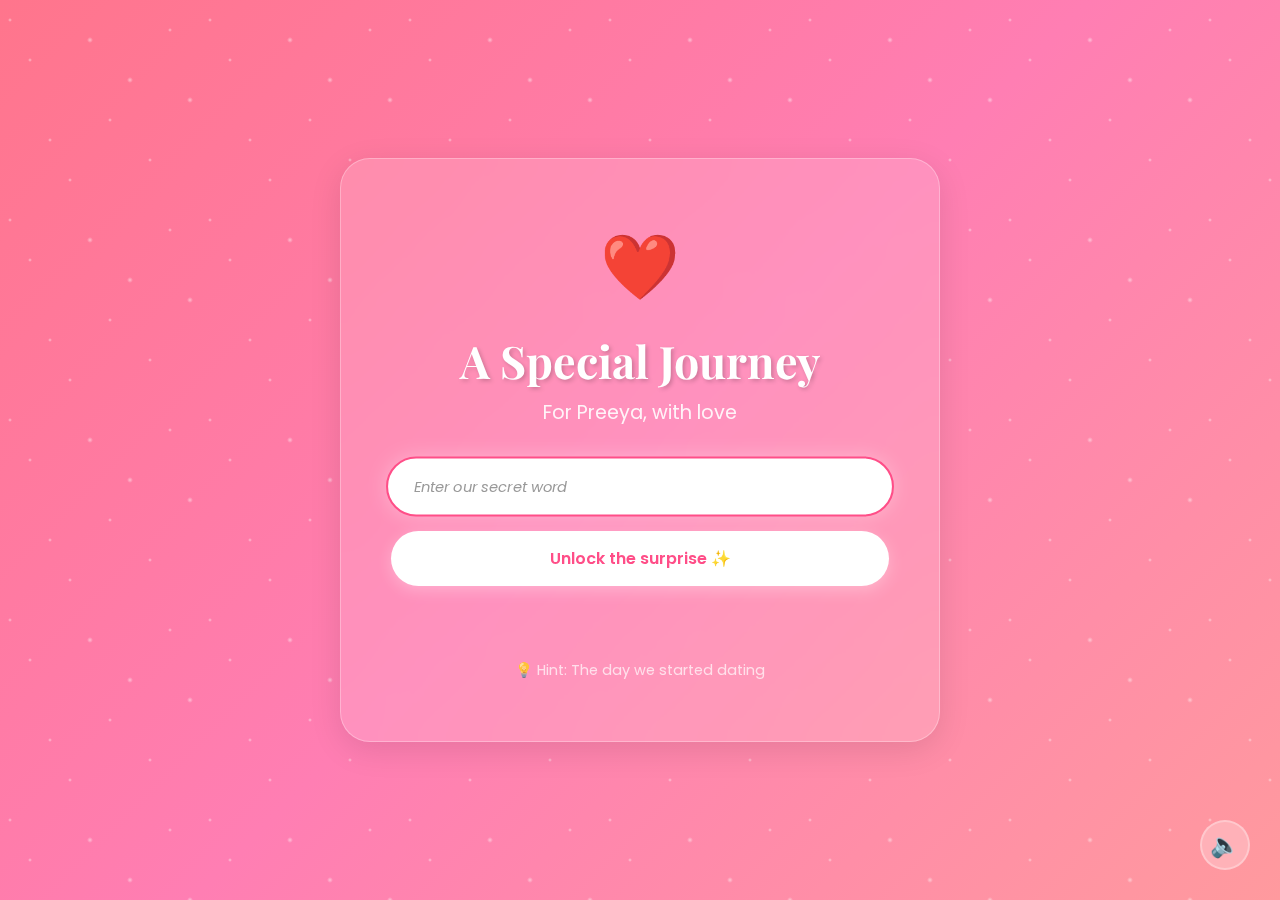
<file: index.html>
<!DOCTYPE html>
<html lang="en">
<head>
    <meta charset="UTF-8">
    <meta name="viewport" content="width=device-width, initial-scale=1.0, maximum-scale=1.0, user-scalable=yes">
    <title>For You ❤️ | Valentine's Journey</title>
    <link href="https://fonts.googleapis.com/css2?family=Playfair+Display:wght@400;600;700&family=Poppins:wght@300;400;500;600&display=swap" rel="stylesheet">
    <link rel="stylesheet" href="style.css">
</head>
<body class="center">
    <div class="stars"></div>
    
    <div class="card glass fade-in">
        <div class="heart-icon">❤️</div>
        <h1 class="title">A Special Journey</h1>
        <p class="subtitle">For Preeya, with love</p>
        
        <div class="input-group">
            <input type="password" id="password" placeholder="Enter our secret word" autocomplete="off">
            <button onclick="checkPassword()" class="btn-primary" id="unlockBtn">Unlock the surprise ✨</button>
        </div>
        
        <div id="errorMsg" class="error-message"></div>
        <p class="hint" onclick="showHint()">💡 Hint: The day we started dating</p>
    </div>

    <button class="music-btn" onclick="toggleMusic()">🔊</button>
    <audio id="bgMusic" loop>
        <source src="https://www.fesliyanstudios.com/musicfiles/2019-04-18_-_Romantic_-_David_Fesliyan/2019-04-18_-_Romantic_-_David_Fesliyan.mp3" type="audio/mpeg">
    </audio>

    <script src="script.js"></script>
</body>
</html>
</file>
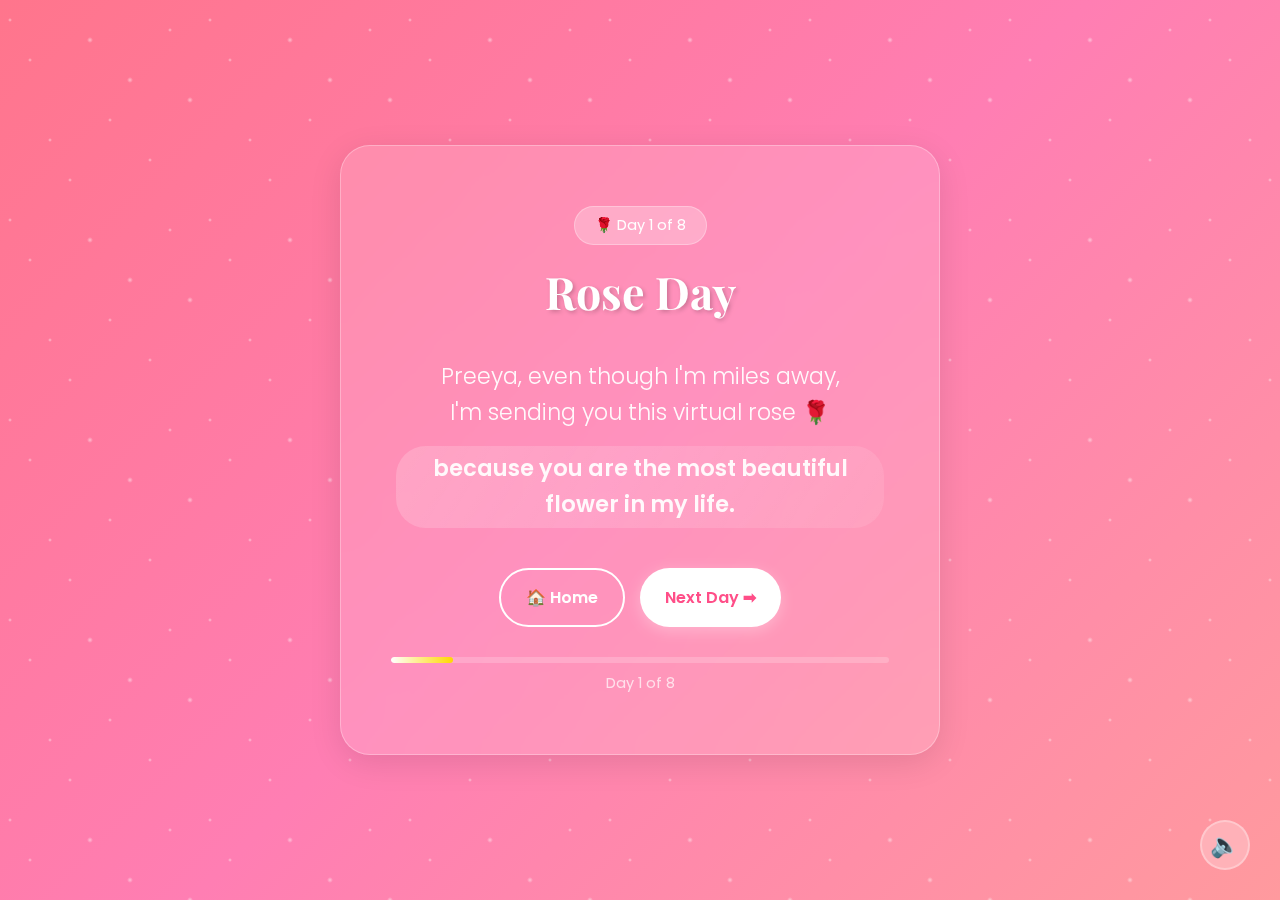
<file: day1.html>
<!DOCTYPE html>
<html lang="en">
<head>
    <meta charset="UTF-8">
    <meta name="viewport" content="width=device-width, initial-scale=1.0">
    <title>Day 1 · Rose Day 🌹</title>
    <link href="https://fonts.googleapis.com/css2?family=Playfair+Display:wght@400;600;700&family=Poppins:wght@300;400;500;600&display=swap" rel="stylesheet">
    <link rel="stylesheet" href="style.css">
</head>
<body class="center">
    <div class="stars"></div>
    
    <div class="card glass slide-in">
        <div class="day-badge">🌹 Day 1 of 8</div>
        <h1 class="day-title">Rose Day</h1>
        
        <div class="message-container">
            <p class="message">
                Preeya, even though I'm miles away,<br>
                I'm sending you this virtual rose 🌹<br>
                <span class="highlight">because you are the most beautiful flower in my life.</span>
            </p>
        </div>

        <div class="navigation">
            <button onclick="goToHome()" class="btn-secondary">🏠 Home</button>
            <button onclick="goToDay2()" class="btn-primary">Next Day ➡</button>
        </div>

        <div class="progress-bar">
            <div class="progress" style="width: 12.5%"></div>
        </div>
        <p class="progress-text">Day 1 of 8</p>
    </div>

    <button class="music-btn" onclick="toggleMusic()">🔊</button>
    <audio id="bgMusic" loop>
        <source src="https://www.fesliyanstudios.com/musicfiles/2019-04-18_-_Romantic_-_David_Fesliyan/2019-04-18_-_Romantic_-_David_Fesliyan.mp3" type="audio/mpeg">
    </audio>

    <script src="script.js"></script>
</body>
</html>
</file>
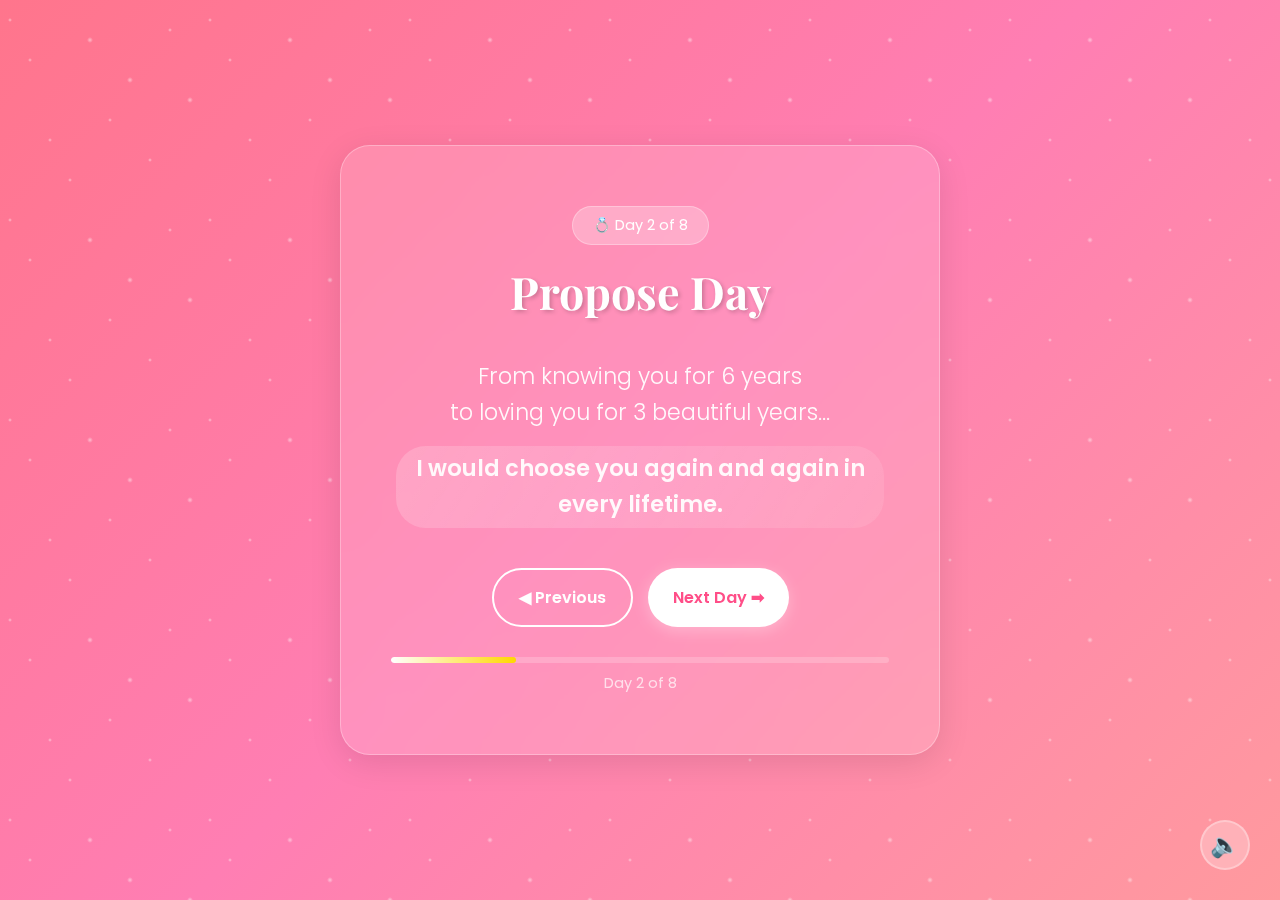
<file: day2.html>
<!DOCTYPE html>
<html lang="en">
<head>
    <meta charset="UTF-8">
    <meta name="viewport" content="width=device-width, initial-scale=1.0">
    <title>Day 2 · Propose Day 💍</title>
    <link href="https://fonts.googleapis.com/css2?family=Playfair+Display:wght@400;600;700&family=Poppins:wght@300;400;500;600&display=swap" rel="stylesheet">
    <link rel="stylesheet" href="style.css">
</head>
<body class="center">
    <div class="stars"></div>
    
    <div class="card glass slide-in">
        <div class="day-badge">💍 Day 2 of 8</div>
        <h1 class="day-title">Propose Day</h1>
        
        <div class="message-container">
            <p class="message">
                From knowing you for 6 years<br>
                to loving you for 3 beautiful years...<br>
                <span class="highlight">I would choose you again and again in every lifetime.</span>
            </p>
        </div>

        <div class="navigation">
            <button onclick="goToDay1()" class="btn-secondary">◀ Previous</button>
            <button onclick="goToDay3()" class="btn-primary">Next Day ➡</button>
        </div>

        <div class="progress-bar">
            <div class="progress" style="width: 25%"></div>
        </div>
        <p class="progress-text">Day 2 of 8</p>
    </div>

    <button class="music-btn" onclick="toggleMusic()">🔊</button>
    <audio id="bgMusic" loop>
        <source src="https://www.fesliyanstudios.com/musicfiles/2019-04-18_-_Romantic_-_David_Fesliyan/2019-04-18_-_Romantic_-_David_Fesliyan.mp3" type="audio/mpeg">
    </audio>

    <script src="script.js"></script>
</body>
</html>
</file>
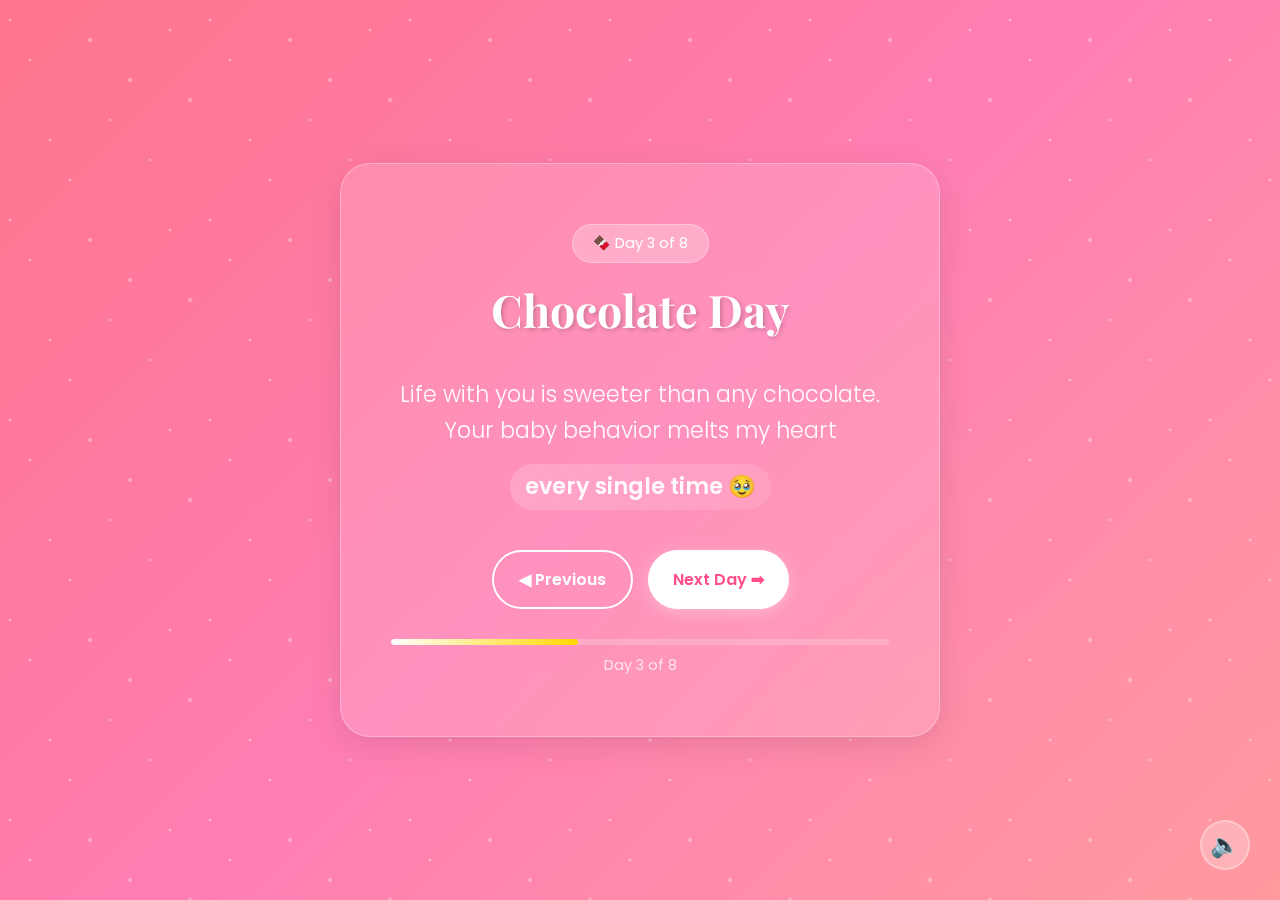
<file: day3.html>
<!DOCTYPE html>
<html lang="en">
<head>
    <meta charset="UTF-8">
    <meta name="viewport" content="width=device-width, initial-scale=1.0">
    <title>Day 3 · Chocolate Day 🍫</title>
    <link href="https://fonts.googleapis.com/css2?family=Playfair+Display:wght@400;600;700&family=Poppins:wght@300;400;500;600&display=swap" rel="stylesheet">
    <link rel="stylesheet" href="style.css">
</head>
<body class="center">
    <div class="stars"></div>
    
    <div class="card glass slide-in">
        <div class="day-badge">🍫 Day 3 of 8</div>
        <h1 class="day-title">Chocolate Day</h1>
        
        <div class="message-container">
            <p class="message">
                Life with you is sweeter than any chocolate.<br>
                Your baby behavior melts my heart<br>
                <span class="highlight">every single time 🥹</span>
            </p>
        </div>

        <div class="navigation">
            <button onclick="goToDay2()" class="btn-secondary">◀ Previous</button>
            <button onclick="goToDay4()" class="btn-primary">Next Day ➡</button>
        </div>

        <div class="progress-bar">
            <div class="progress" style="width: 37.5%"></div>
        </div>
        <p class="progress-text">Day 3 of 8</p>
    </div>

    <button class="music-btn" onclick="toggleMusic()">🔊</button>
    <audio id="bgMusic" loop>
        <source src="https://www.fesliyanstudios.com/musicfiles/2019-04-18_-_Romantic_-_David_Fesliyan/2019-04-18_-_Romantic_-_David_Fesliyan.mp3" type="audio/mpeg">
    </audio>

    <script src="script.js"></script>
</body>
</html>
</file>
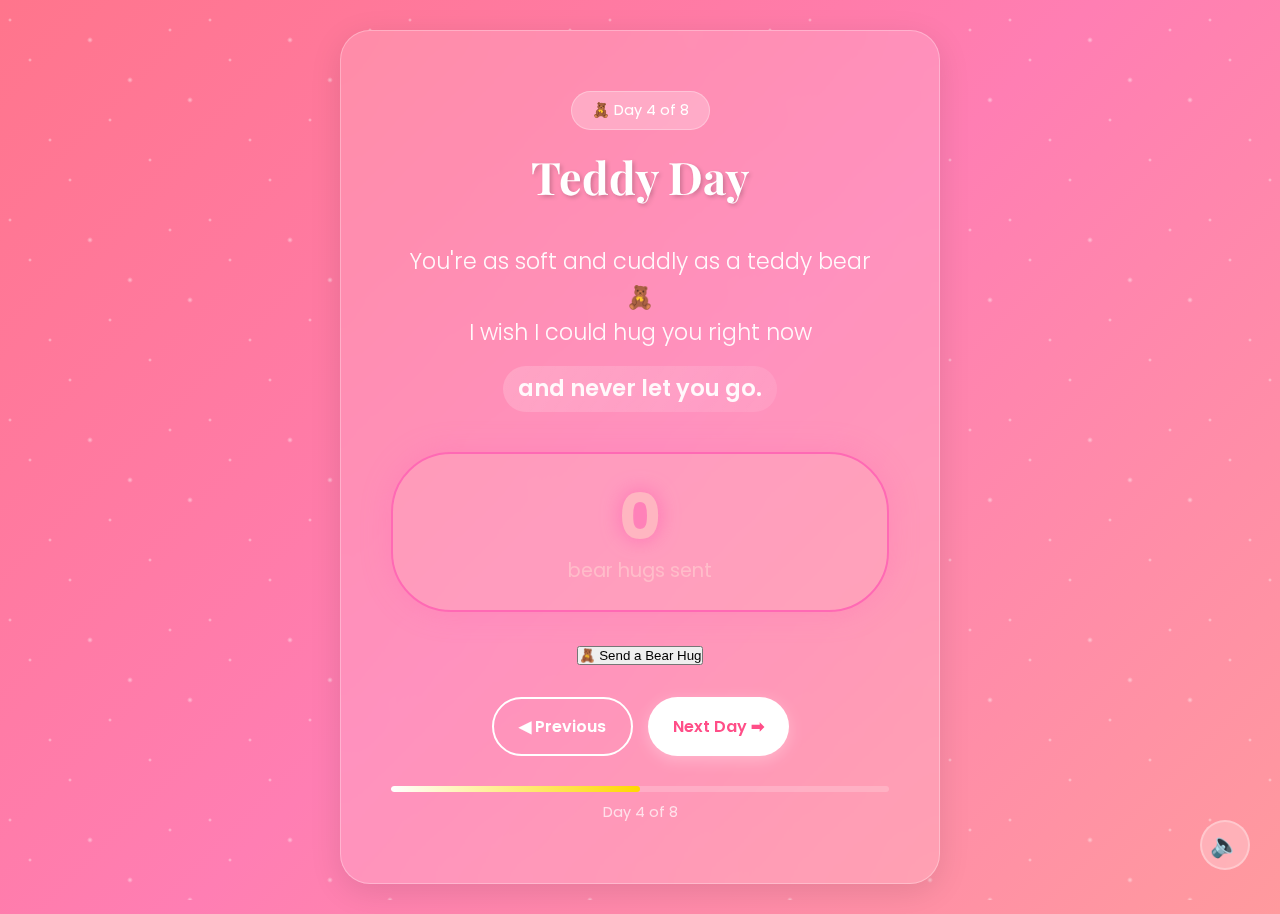
<file: day4.html>
<!DOCTYPE html>
<html lang="en">
<head>
    <meta charset="UTF-8">
    <meta name="viewport" content="width=device-width, initial-scale=1.0">
    <title>Day 4 · Teddy Day 🧸</title>
    <link href="https://fonts.googleapis.com/css2?family=Playfair+Display:wght@400;600;700&family=Poppins:wght@300;400;500;600&display=swap" rel="stylesheet">
    <link rel="stylesheet" href="style.css">
</head>
<body class="center">
    <div class="stars"></div>
    
    <div class="card glass slide-in">
        <div class="day-badge">🧸 Day 4 of 8</div>
        <h1 class="day-title">Teddy Day</h1>
        
        <div class="message-container">
            <p class="message">
                You're as soft and cuddly as a teddy bear 🧸<br>
                I wish I could hug you right now<br>
                <span class="highlight">and never let you go.</span>
            </p>
        </div>

        <div class="hug-counter" id="hugCounter">
            <span class="hug-number" id="hugCount">0</span>
            <span class="hug-label">bear hugs sent</span>
        </div>
        
        <button class="hug-button" onclick="sendHug()">🧸 Send a Bear Hug</button>

        <div class="navigation">
            <button onclick="goToDay3()" class="btn-secondary">◀ Previous</button>
            <button onclick="goToDay5()" class="btn-primary">Next Day ➡</button>
        </div>

        <div class="progress-bar">
            <div class="progress" style="width: 50%"></div>
        </div>
        <p class="progress-text">Day 4 of 8</p>
    </div>

    <button class="music-btn" onclick="toggleMusic()">🔊</button>
    <audio id="bgMusic" loop>
        <source src="https://www.fesliyanstudios.com/musicfiles/2019-04-18_-_Romantic_-_David_Fesliyan/2019-04-18_-_Romantic_-_David_Fesliyan.mp3" type="audio/mpeg">
    </audio>

    <script src="script.js"></script>
</body>
</html>
</file>
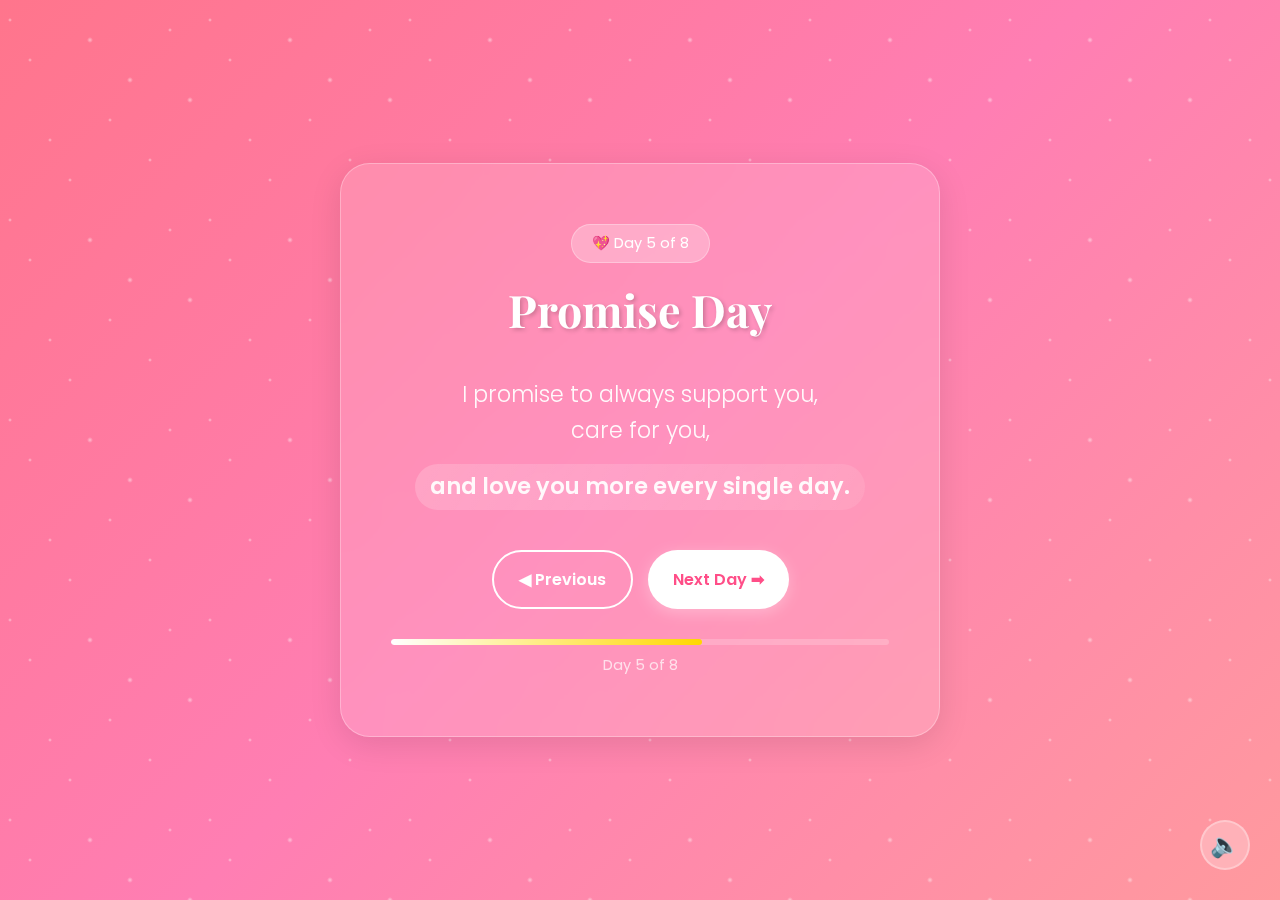
<file: day5.html>
<!DOCTYPE html>
<html lang="en">
<head>
    <meta charset="UTF-8">
    <meta name="viewport" content="width=device-width, initial-scale=1.0">
    <title>Day 5 · Promise Day 💖</title>
    <link href="https://fonts.googleapis.com/css2?family=Playfair+Display:wght@400;600;700&family=Poppins:wght@300;400;500;600&display=swap" rel="stylesheet">
    <link rel="stylesheet" href="style.css">
</head>
<body class="center">
    <div class="stars"></div>
    
    <div class="card glass slide-in">
        <div class="day-badge">💖 Day 5 of 8</div>
        <h1 class="day-title">Promise Day</h1>
        
        <div class="message-container">
            <p class="message">
                I promise to always support you,<br>
                care for you,<br>
                <span class="highlight">and love you more every single day.</span>
            </p>
        </div>

        <div class="navigation">
            <button onclick="goToDay4()" class="btn-secondary">◀ Previous</button>
            <button onclick="goToDay6()" class="btn-primary">Next Day ➡</button>
        </div>

        <div class="progress-bar">
            <div class="progress" style="width: 62.5%"></div>
        </div>
        <p class="progress-text">Day 5 of 8</p>
    </div>

    <button class="music-btn" onclick="toggleMusic()">🔊</button>
    <audio id="bgMusic" loop>
        <source src="https://www.fesliyanstudios.com/musicfiles/2019-04-18_-_Romantic_-_David_Fesliyan/2019-04-18_-_Romantic_-_David_Fesliyan.mp3" type="audio/mpeg">
    </audio>

    <script src="script.js"></script>
</body>
</html>
</file>
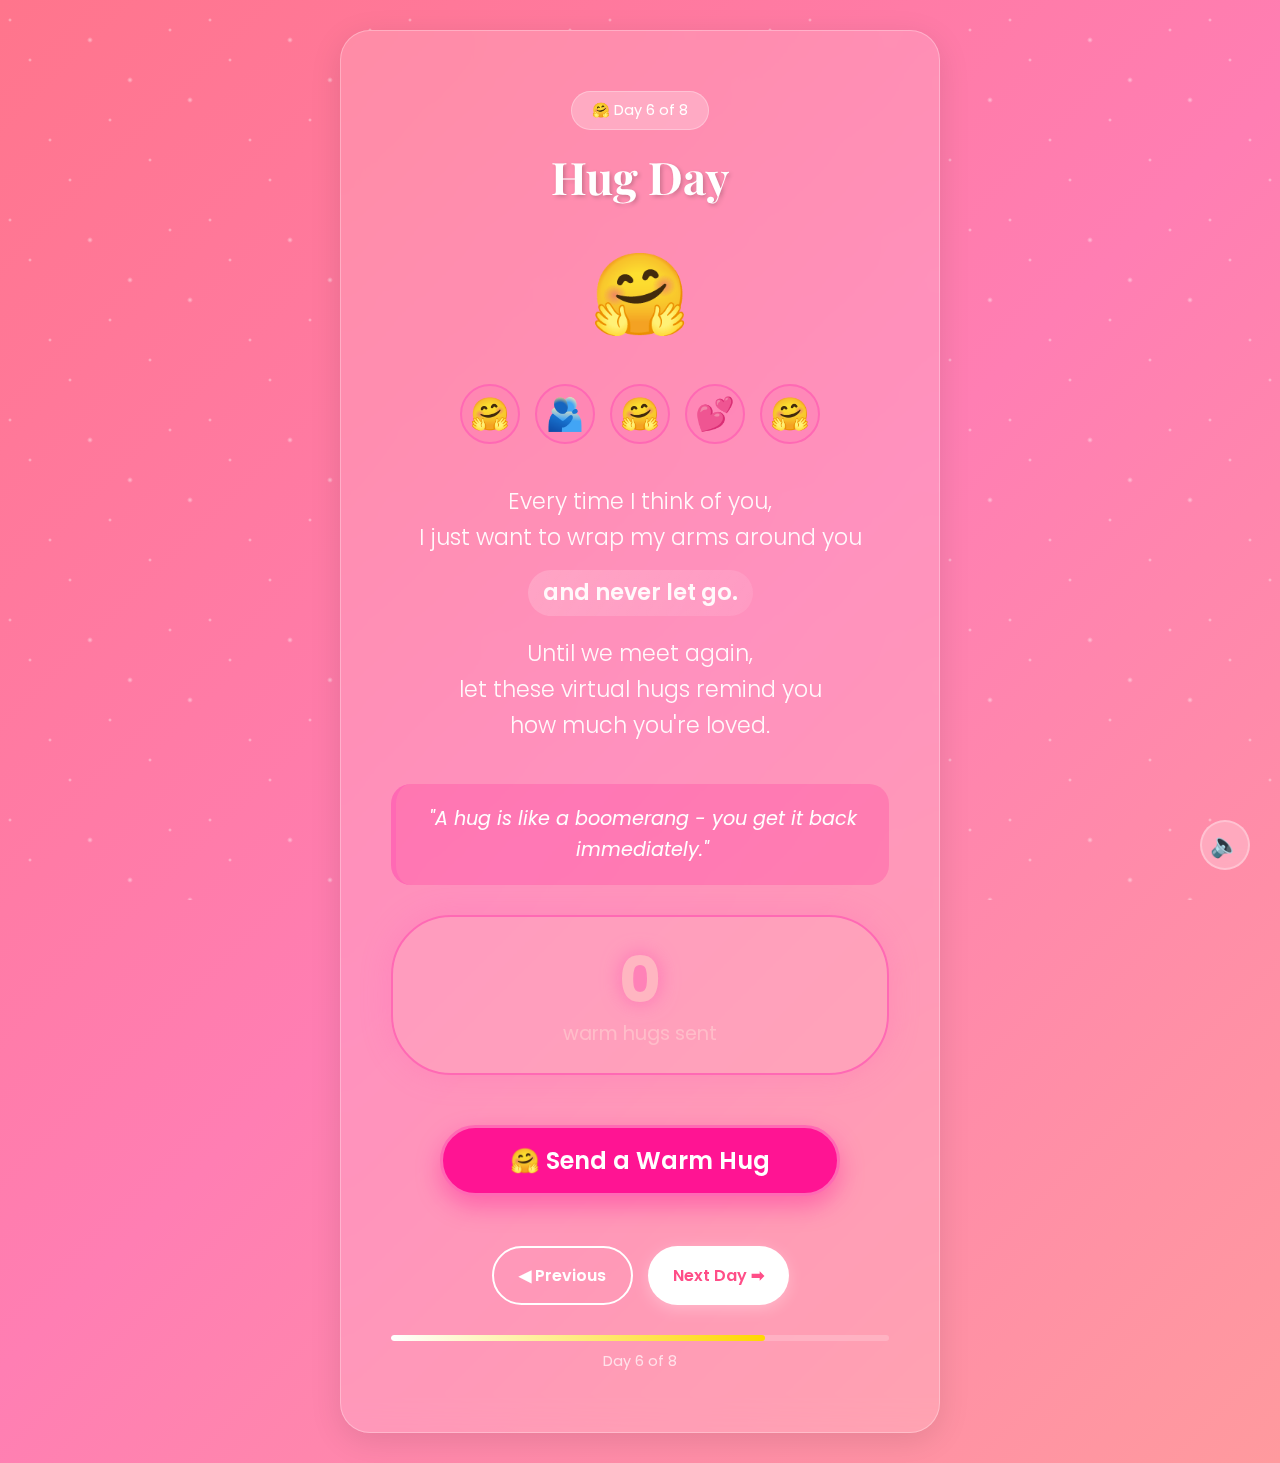
<file: day6.html>
<!DOCTYPE html>
<html lang="en">
<head>
    <meta charset="UTF-8">
    <meta name="viewport" content="width=device-width, initial-scale=1.0">
    <title>Day 6 · Hug Day 🤗</title>
    <link href="https://fonts.googleapis.com/css2?family=Playfair+Display:wght@400;600;700&family=Poppins:wght@300;400;500;600&display=swap" rel="stylesheet">
    <link rel="stylesheet" href="style.css">
</head>
<body class="center">
    <div class="stars"></div>
    
    <div class="card glass slide-in">
        <div class="day-badge">🤗 Day 6 of 8</div>
        <h1 class="day-title">Hug Day</h1>
        
        <div class="hug-emoji">🤗</div>
        
        <div class="hug-gallery">
            <span class="hug-icon">🤗</span>
            <span class="hug-icon">🫂</span>
            <span class="hug-icon">🤗</span>
            <span class="hug-icon">💕</span>
            <span class="hug-icon">🤗</span>
        </div>
        
        <div class="message-container">
            <p class="message">
                Every time I think of you,<br>
                I just want to wrap my arms around you<br>
                <span class="highlight">and never let go.</span>
            </p>
            <p class="message" style="margin-top: 20px;">
                Until we meet again,<br>
                let these virtual hugs remind you<br>
                how much you're loved.
            </p>
        </div>

        <div class="hug-message">
            "A hug is like a boomerang - you get it back immediately."
        </div>

        <div class="hug-counter" id="hugCounter">
            <span class="hug-number" id="hugCount">0</span>
            <span class="hug-label">warm hugs sent</span>
        </div>
        
        <button class="hug-send-button" onclick="sendHug()">🤗 Send a Warm Hug</button>

        <div class="navigation">
            <button onclick="goToDay5()" class="btn-secondary">◀ Previous</button>
            <button onclick="goToDay7()" class="btn-primary">Next Day ➡</button>
        </div>

        <div class="progress-bar">
            <div class="progress" style="width: 75%"></div>
        </div>
        <p class="progress-text">Day 6 of 8</p>
    </div>

    <button class="music-btn" onclick="toggleMusic()">🔊</button>
    <audio id="bgMusic" loop>
        <source src="https://www.fesliyanstudios.com/musicfiles/2019-04-18_-_Romantic_-_David_Fesliyan/2019-04-18_-_Romantic_-_David_Fesliyan.mp3" type="audio/mpeg">
    </audio>

    <script src="script.js"></script>
</body>
</html>
</file>
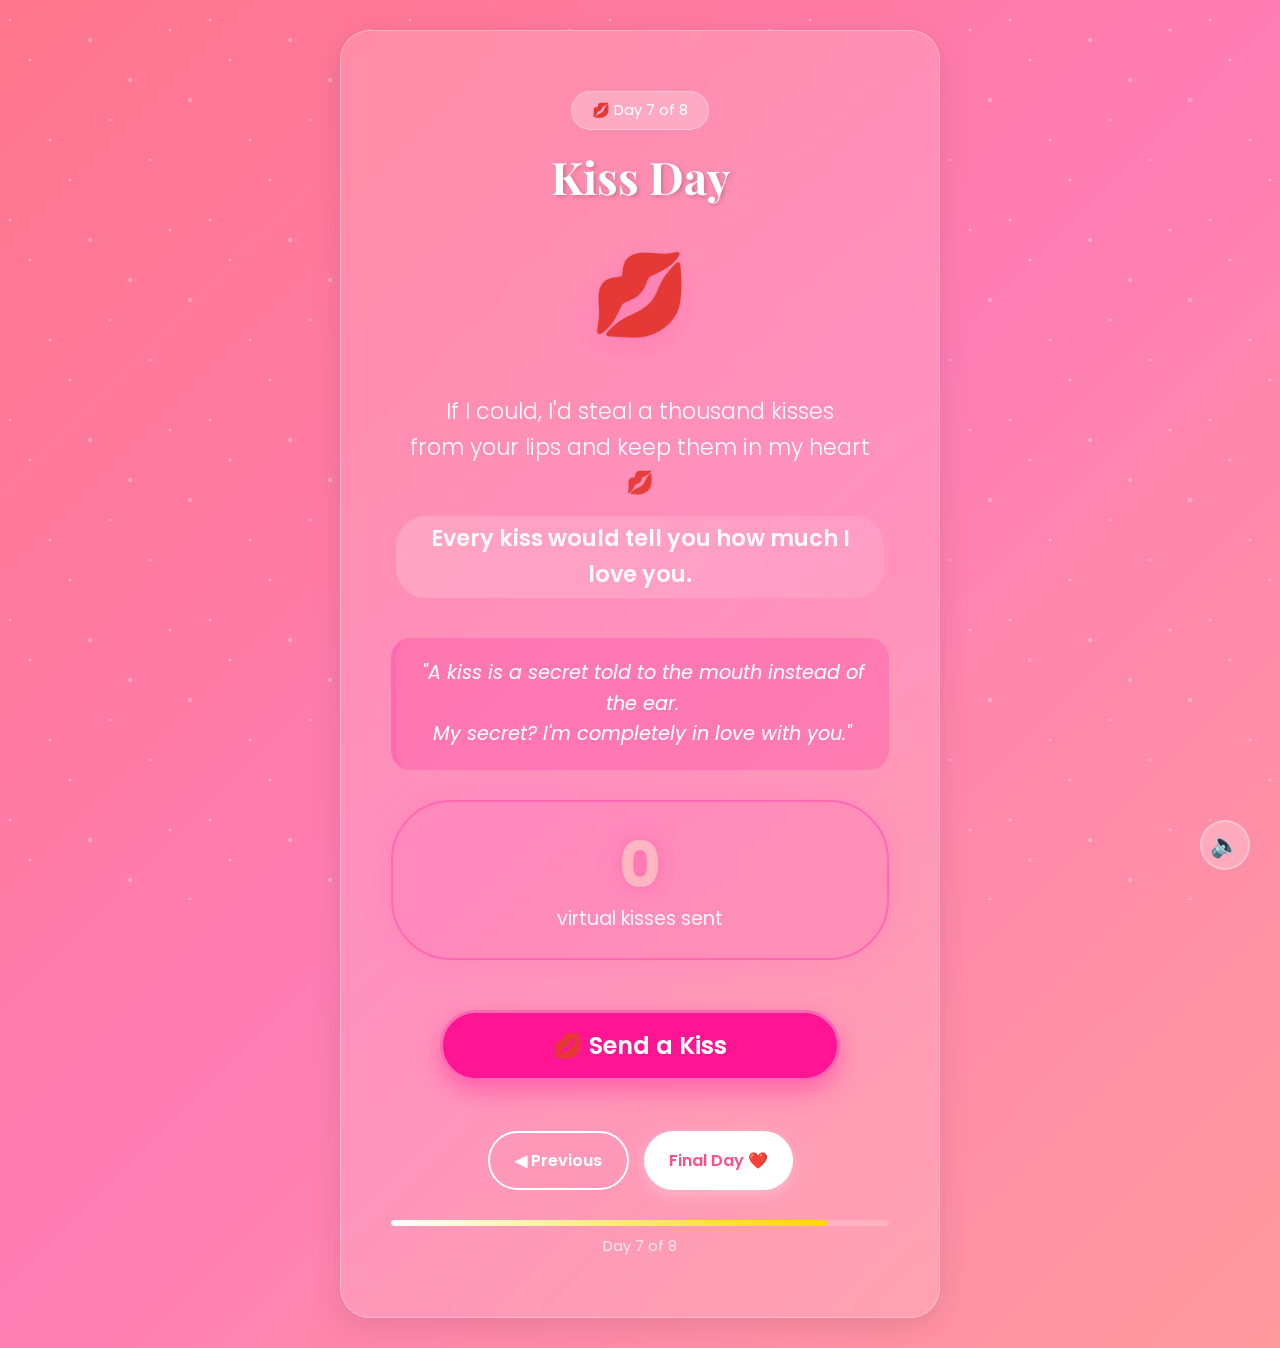
<file: day7.html>
<!DOCTYPE html>
<html lang="en">
<head>
    <meta charset="UTF-8">
    <meta name="viewport" content="width=device-width, initial-scale=1.0">
    <title>Day 7 · Kiss Day 💋</title>
    <link href="https://fonts.googleapis.com/css2?family=Playfair+Display:wght@400;600;700&family=Poppins:wght@300;400;500;600&display=swap" rel="stylesheet">
    <link rel="stylesheet" href="style.css">
</head>
<body class="center">
    <div class="stars"></div>
    
    <div class="card glass slide-in">
        <div class="day-badge">💋 Day 7 of 8</div>
        <h1 class="day-title">Kiss Day</h1>
        
        <div class="kiss-emoji">💋</div>
        
        <div class="message-container">
            <p class="message">
                If I could, I'd steal a thousand kisses<br>
                from your lips and keep them in my heart 💋<br>
                <span class="highlight">Every kiss would tell you how much I love you.</span>
            </p>
        </div>

        <div class="romantic-message">
            "A kiss is a secret told to the mouth instead of the ear.<br>
            My secret? I'm completely in love with you."
        </div>

        <div class="kiss-counter" id="kissCounter">
            <span class="kiss-number" id="kissCount">0</span>
            <span class="kiss-label">virtual kisses sent</span>
        </div>
        
        <button class="kiss-button" onclick="sendKiss()">💋 Send a Kiss</button>

        <div class="navigation">
            <button onclick="goToDay6()" class="btn-secondary">◀ Previous</button>
            <button onclick="goToDay8()" class="btn-primary">Final Day ❤️</button>
        </div>

        <div class="progress-bar">
            <div class="progress" style="width: 87.5%"></div>
        </div>
        <p class="progress-text">Day 7 of 8</p>
    </div>

    <button class="music-btn" onclick="toggleMusic()">🔊</button>
    <audio id="bgMusic" loop>
        <source src="https://www.fesliyanstudios.com/musicfiles/2019-04-18_-_Romantic_-_David_Fesliyan/2019-04-18_-_Romantic_-_David_Fesliyan.mp3" type="audio/mpeg">
    </audio>

    <script src="script.js"></script>
</body>
</html>
</file>
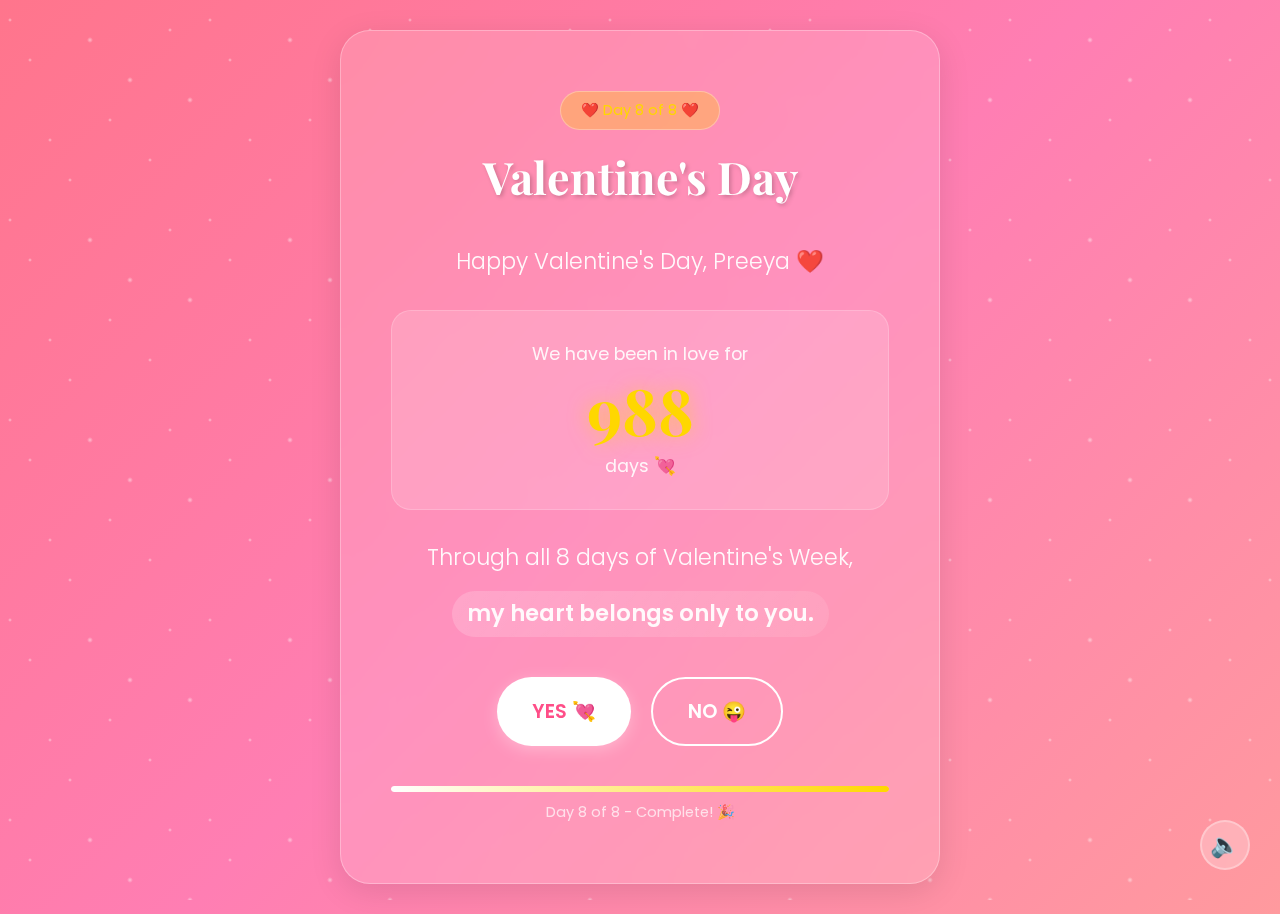
<file: day8.html>
<!DOCTYPE html>
<html lang="en">
<head>
    <meta charset="UTF-8">
    <meta name="viewport" content="width=device-width, initial-scale=1.0">
    <title>Day 8 · Valentine's Day ❤️</title>
    <link href="https://fonts.googleapis.com/css2?family=Playfair+Display:wght@400;600;700&family=Poppins:wght@300;400;500;600&display=swap" rel="stylesheet">
    <link rel="stylesheet" href="style.css">
</head>
<body class="center">
    <div class="stars"></div>
    
    <div class="card glass slide-in">
        <div class="day-badge final">❤️ Day 8 of 8 ❤️</div>
        <h1 class="day-title">Valentine's Day</h1>
        
        <div class="message-container">
            <p class="message">
                Happy Valentine's Day, Preeya ❤️
            </p>
            
            <div class="counter-box">
                <span class="counter-label">We have been in love for</span>
                <span class="counter-number" id="loveCounter">0</span>
                <span class="counter-label">days 💘</span>
            </div>

            <p class="message">
                Through all 8 days of Valentine's Week,<br>
                <span class="highlight">my heart belongs only to you.</span>
            </p>
        </div>

        <div class="final-buttons">
            <button onclick="acceptLove()" class="btn-primary btn-large">YES 💘</button>
            <button class="btn-secondary btn-large no-btn" onmouseover="moveButton(this)">NO 😜</button>
        </div>

        <div class="progress-bar">
            <div class="progress" style="width: 100%"></div>
        </div>
        <p class="progress-text">Day 8 of 8 - Complete! 🎉</p>
    </div>

    <button class="music-btn" onclick="toggleMusic()">🔊</button>
    <audio id="bgMusic" loop>
        <source src="https://www.fesliyanstudios.com/musicfiles/2019-04-18_-_Romantic_-_David_Fesliyan/2019-04-18_-_Romantic_-_David_Fesliyan.mp3" type="audio/mpeg">
    </audio>

    <script src="script.js"></script>
</body>
</html>
</file>
<file: style.css>
/* ===== RESET & BASE STYLES ===== */
* {
    margin: 0;
    padding: 0;
    box-sizing: border-box;
    -webkit-tap-highlight-color: transparent; /* Removes tap highlight on mobile */
}

html, body {
    width: 100%;
    overflow-x: hidden;
    min-height: 100vh;
}

body {
    margin: 0;
    font-family: 'Poppins', sans-serif;
    background: linear-gradient(135deg, #ff758c 0%, #ff7eb3 50%, #ff9a9e 100%);
    color: white;
    min-height: 100vh;
    position: relative;
    overflow-x: hidden;
    width: 100%;
}

body.center {
    display: flex;
    justify-content: center;
    align-items: center;
    min-height: 100vh;
    padding: 15px;
}

/* ===== STAR ANIMATION ===== */
.stars {
    position: fixed;
    top: 0;
    left: 0;
    width: 100%;
    height: 100%;
    pointer-events: none;
    z-index: 0;
}

.stars::before {
    content: "";
    position: absolute;
    width: 100%;
    height: 100%;
    background: transparent;
    background-image: 
        radial-gradient(2px 2px at 5% 10%, white, rgba(0,0,0,0)),
        radial-gradient(2px 2px at 15% 30%, white, rgba(0,0,0,0)),
        radial-gradient(2px 2px at 25% 70%, white, rgba(0,0,0,0)),
        radial-gradient(2px 2px at 35% 90%, white, rgba(0,0,0,0)),
        radial-gradient(3px 3px at 45% 20%, white, rgba(0,0,0,0)),
        radial-gradient(2px 2px at 55% 60%, white, rgba(0,0,0,0)),
        radial-gradient(3px 3px at 65% 40%, white, rgba(0,0,0,0)),
        radial-gradient(2px 2px at 75% 80%, white, rgba(0,0,0,0)),
        radial-gradient(2px 2px at 85% 15%, white, rgba(0,0,0,0)),
        radial-gradient(3px 3px at 95% 50%, white, rgba(0,0,0,0));
    background-repeat: repeat;
    background-size: 200px 200px;
    animation: twinkle 8s infinite;
    opacity: 0.5;
}

@keyframes twinkle {
    0%, 100% { opacity: 0.3; }
    50% { opacity: 0.8; }
}

/* ===== CARD STYLES ===== */
.card {
    background: rgba(255, 255, 255, 0.15);
    backdrop-filter: blur(15px);
    -webkit-backdrop-filter: blur(15px);
    padding: clamp(20px, 5vw, 50px);
    border-radius: clamp(20px, 5vw, 30px);
    text-align: center;
    width: min(95%, 600px);
    max-width: 600px;
    border: 1px solid rgba(255, 255, 255, 0.3);
    box-shadow: 0 8px 32px rgba(0, 0, 0, 0.1);
    position: relative;
    z-index: 1;
    margin: 15px auto;
}

.glass {
    background: rgba(255, 255, 255, 0.15);
    backdrop-filter: blur(15px);
}

/* ===== TYPOGRAPHY ===== */
.heart-icon {
    font-size: clamp(3rem, 10vw, 4rem);
    margin-bottom: clamp(15px, 3vw, 20px);
    animation: heartbeat 1.5s ease-in-out infinite;
}

@keyframes heartbeat {
    0%, 100% { transform: scale(1); }
    50% { transform: scale(1.1); }
}

.title {
    font-family: 'Playfair Display', serif;
    font-size: clamp(2rem, 7vw, 2.8rem);
    margin-bottom: 10px;
    text-shadow: 2px 2px 4px rgba(0,0,0,0.2);
    line-height: 1.2;
    word-break: break-word;
}

.subtitle {
    font-size: clamp(1rem, 4vw, 1.2rem);
    margin-bottom: clamp(20px, 4vw, 30px);
    opacity: 0.9;
}

.day-badge {
    display: inline-block;
    background: rgba(255, 255, 255, 0.25);
    padding: 8px clamp(15px, 3vw, 20px);
    border-radius: 50px;
    font-size: clamp(0.8rem, 3vw, 0.9rem);
    margin-bottom: clamp(15px, 3vw, 20px);
    border: 1px solid rgba(255,255,255,0.3);
}

.day-badge.final {
    background: rgba(255, 215, 0, 0.3);
    color: #FFD700;
}

.day-title {
    font-family: 'Playfair Display', serif;
    font-size: clamp(2rem, 8vw, 2.8rem);
    margin-bottom: clamp(20px, 4vw, 30px);
    text-shadow: 2px 2px 4px rgba(0,0,0,0.2);
    line-height: 1.2;
    word-break: break-word;
}

.message-container {
    margin: clamp(20px, 5vw, 40px) 0;
}

.message {
    font-size: clamp(1rem, 4vw, 1.3rem);
    line-height: 1.6;
    opacity: 0.95;
    font-weight: 300;
    word-break: break-word;
    padding: 0 5px;
}

.highlight {
    display: inline-block;
    font-weight: 600;
    background: linear-gradient(120deg, rgba(255,255,255,0.2) 0%, rgba(255,255,255,0.1) 100%);
    padding: 5px clamp(10px, 3vw, 15px);
    border-radius: 30px;
    margin-top: 15px;
    word-break: break-word;
}

.progress-text {
    margin-top: 10px;
    font-size: clamp(0.8rem, 3vw, 0.9rem);
    opacity: 0.7;
}

/* ===== INPUT STYLES ===== */
.input-group {
    display: flex;
    flex-direction: column;
    gap: 15px;
    margin: clamp(20px, 5vw, 30px) 0;
    width: 100%;
}

#password {
    width: 100%;
    padding: clamp(12px, 3vw, 15px) clamp(15px, 4vw, 25px);
    border-radius: 50px;
    border: 2px solid rgba(255, 255, 255, 0.3);
    background: white;
    font-size: clamp(0.9rem, 3vw, 1rem);
    color: #333;
    outline: none;
    transition: all 0.3s ease;
    font-family: 'Poppins', sans-serif;
}

#password:focus {
    border-color: #ff4e88;
    transform: scale(1.02);
    box-shadow: 0 0 20px rgba(255, 255, 255, 0.3);
}

#password::placeholder {
    color: #999;
    font-style: italic;
    font-size: clamp(0.8rem, 2.5vw, 0.9rem);
}

.error-message {
    color: #ffcccc;
    font-size: clamp(0.8rem, 2.5vw, 0.95rem);
    margin-top: 10px;
    min-height: 24px;
}

.hint {
    margin-top: 20px;
    font-size: clamp(0.8rem, 2.5vw, 0.9rem);
    opacity: 0.7;
    cursor: pointer;
    transition: opacity 0.3s;
}

.hint:hover {
    opacity: 1;
    text-decoration: underline;
}

/* ===== BUTTON STYLES ===== */
.btn-primary, .btn-secondary {
    padding: clamp(12px, 3vw, 15px) clamp(20px, 4vw, 25px);
    border-radius: 50px;
    border: none;
    font-size: clamp(0.9rem, 3.5vw, 1rem);
    font-weight: 600;
    cursor: pointer;
    transition: all 0.3s ease;
    min-width: 120px;
    min-height: 44px; /* Minimum touch target size */
    font-family: 'Poppins', sans-serif;
    touch-action: manipulation;
    white-space: normal;
    word-break: break-word;
}

.btn-primary {
    background: white;
    color: #ff4e88;
    box-shadow: 0 4px 15px rgba(255, 255, 255, 0.3);
}

.btn-primary:hover:not(:disabled) {
    transform: translateY(-3px);
    box-shadow: 0 8px 25px rgba(255, 255, 255, 0.4);
}

.btn-secondary {
    background: transparent;
    color: white;
    border: 2px solid white;
}

.btn-secondary:hover {
    background: rgba(255, 255, 255, 0.2);
    transform: translateY(-2px);
}

.btn-large {
    padding: clamp(15px, 4vw, 18px) clamp(25px, 6vw, 35px);
    font-size: clamp(1rem, 4vw, 1.2rem);
    min-height: 50px;
}

.btn-primary:disabled {
    opacity: 0.5;
    cursor: not-allowed;
}

.navigation {
    display: flex;
    justify-content: center;
    gap: clamp(10px, 3vw, 15px);
    margin: clamp(20px, 5vw, 30px) 0 clamp(15px, 3vw, 20px);
    flex-wrap: wrap;
    width: 100%;
}

@media (max-width: 600px) {
    .navigation {
        flex-direction: column;
        gap: 12px;
    }
    
    .btn-primary, .btn-secondary {
        width: 100%;
        max-width: 100%;
    }
}

.final-buttons {
    display: flex;
    justify-content: center;
    gap: clamp(15px, 4vw, 20px);
    margin: clamp(30px, 6vw, 40px) 0;
    flex-wrap: wrap;
    width: 100%;
}

@media (max-width: 600px) {
    .final-buttons {
        flex-direction: column;
        gap: 15px;
    }
}

/* ===== PROGRESS BAR ===== */
.progress-bar {
    width: 100%;
    height: 6px;
    background: rgba(255, 255, 255, 0.2);
    border-radius: 10px;
    margin-top: clamp(20px, 5vw, 30px);
    overflow: hidden;
}

.progress {
    height: 100%;
    background: linear-gradient(90deg, #fff, #ffd700);
    border-radius: 10px;
    transition: width 0.5s ease;
}

/* ===== TEDDY DAY STYLES (Day 4) ===== */
.teddy-emoji {
    font-size: clamp(3rem, 15vw, 5rem);
    margin: clamp(15px, 4vw, 20px) 0;
    animation: bounce 2s ease-in-out infinite;
}

@keyframes bounce {
    0%, 100% { transform: translateY(0); }
    50% { transform: translateY(-15px); }
}

.teddy-counter, .hug-counter, .kiss-counter {
    border-radius: 60px;
    padding: clamp(15px, 4vw, 25px);
    margin: clamp(20px, 5vw, 30px) 0;
    width: 100%;
}

.teddy-counter {
    background: rgba(139, 69, 19, 0.3);
    border: 2px dashed #8B4513;
}

.teddy-number, .hug-number, .kiss-number {
    font-size: clamp(2.5rem, 15vw, 4rem);
    font-weight: 700;
    display: block;
    line-height: 1.2;
    word-break: break-word;
}

.teddy-number {
    color: #FFD700;
    text-shadow: 0 0 20px rgba(255,215,0,0.5);
}

.teddy-label, .hug-label, .kiss-label {
    font-size: clamp(0.9rem, 3.5vw, 1.2rem);
    opacity: 0.9;
    display: block;
}

.teddy-button {
    background: #8B4513;
    border: 3px solid #D2691E;
    color: #FFE4C4;
    font-size: clamp(1.1rem, 4.5vw, 1.3rem);
    padding: clamp(12px, 3vw, 15px) clamp(20px, 5vw, 30px);
    border-radius: 100px;
    cursor: pointer;
    transition: all 0.3s;
    margin: 20px 0;
    font-family: 'Poppins', sans-serif;
    font-weight: 600;
    width: 100%;
    max-width: 400px;
    min-height: 50px;
    touch-action: manipulation;
}

.teddy-button:hover {
    transform: scale(1.05);
    background: #A0522D;
}

/* ===== HUG DAY STYLES (Day 6) ===== */
.hug-emoji {
    font-size: clamp(3rem, 15vw, 5rem);
    margin: clamp(15px, 4vw, 20px) 0;
    animation: hugBounce 2s ease-in-out infinite;
}

@keyframes hugBounce {
    0%, 100% { transform: scale(1); }
    50% { transform: scale(1.2); }
}

.hug-counter {
    background: rgba(255, 182, 193, 0.3);
    border: 2px solid #FF69B4;
    box-shadow: 0 0 30px rgba(255, 105, 180, 0.3);
}

.hug-number {
    color: #FFB6C1;
    text-shadow: 0 0 20px #FF69B4;
}

.hug-label {
    color: #FFC0CB;
}

.hug-send-button {
    background: #FF1493;
    border: 3px solid #FF69B4;
    color: white;
    font-size: clamp(1.2rem, 5vw, 1.5rem);
    padding: clamp(12px, 3vw, 15px) clamp(25px, 6vw, 40px);
    border-radius: 100px;
    cursor: pointer;
    transition: all 0.3s;
    margin: 20px auto;
    font-family: 'Poppins', sans-serif;
    font-weight: 600;
    box-shadow: 0 10px 25px rgba(255, 20, 147, 0.4);
    width: 100%;
    max-width: 400px;
    min-height: 55px;
    touch-action: manipulation;
    white-space: normal;
    word-break: break-word;
}

.hug-send-button:hover {
    transform: scale(1.05);
    background: #FF69B4;
}

.hug-gallery {
    display: flex;
    justify-content: center;
    gap: clamp(8px, 2vw, 15px);
    margin: clamp(20px, 5vw, 30px) 0;
    flex-wrap: wrap;
    padding: 0 5px;
}

.hug-icon {
    font-size: clamp(1.5rem, 6vw, 2rem);
    background: rgba(255, 105, 180, 0.2);
    width: clamp(45px, 12vw, 60px);
    height: clamp(45px, 12vw, 60px);
    border-radius: 50%;
    display: flex;
    align-items: center;
    justify-content: center;
    border: 2px solid #FF69B4;
    animation: hugWiggle 2s ease-in-out infinite;
}

@keyframes hugWiggle {
    0%, 100% { transform: rotate(0deg) scale(1); }
    50% { transform: rotate(5deg) scale(1.1); }
}

.hug-message {
    font-size: clamp(0.9rem, 3.5vw, 1.2rem);
    line-height: 1.6;
    background: rgba(255, 20, 147, 0.2);
    padding: clamp(15px, 4vw, 20px);
    border-radius: 20px;
    border-left: 5px solid #FF69B4;
    margin: clamp(15px, 4vw, 25px) 0;
    font-style: italic;
    word-break: break-word;
}

/* ===== KISS DAY STYLES (Day 7) ===== */
.kiss-emoji {
    font-size: clamp(3rem, 15vw, 5rem);
    margin: clamp(15px, 4vw, 20px) 0;
    animation: float 3s ease-in-out infinite;
    filter: drop-shadow(0 10px 15px rgba(255, 105, 180, 0.4));
}

@keyframes float {
    0%, 100% { transform: translateY(0) rotate(0deg); }
    50% { transform: translateY(-10px) rotate(5deg); }
}

.kiss-counter {
    background: rgba(255, 105, 180, 0.2);
    border: 2px solid #FF69B4;
    box-shadow: 0 0 30px rgba(255, 105, 180, 0.3);
}

.kiss-number {
    color: #FFB6C1;
    text-shadow: 0 0 20px #FF69B4;
}

.kiss-button {
    background: #FF1493;
    border: 3px solid #FF69B4;
    color: white;
    font-size: clamp(1.2rem, 5vw, 1.5rem);
    padding: clamp(12px, 3vw, 15px) clamp(25px, 6vw, 40px);
    border-radius: 100px;
    cursor: pointer;
    transition: all 0.3s;
    margin: 20px auto;
    font-family: 'Poppins', sans-serif;
    font-weight: 600;
    box-shadow: 0 10px 25px rgba(255, 20, 147, 0.4);
    width: 100%;
    max-width: 400px;
    min-height: 55px;
    touch-action: manipulation;
    white-space: normal;
    word-break: break-word;
}

.kiss-button:hover {
    transform: scale(1.05);
    background: #FF69B4;
}

.kiss-gallery {
    display: flex;
    justify-content: center;
    gap: clamp(8px, 2vw, 15px);
    margin: clamp(20px, 5vw, 30px) 0;
    flex-wrap: wrap;
}

.kiss-icon {
    font-size: clamp(1.5rem, 6vw, 2rem);
    background: rgba(255, 105, 180, 0.2);
    width: clamp(45px, 12vw, 60px);
    height: clamp(45px, 12vw, 60px);
    border-radius: 50%;
    display: flex;
    align-items: center;
    justify-content: center;
    border: 2px solid #FF69B4;
    animation: kissWiggle 2s ease-in-out infinite;
}

@keyframes kissWiggle {
    0%, 100% { transform: rotate(0deg) scale(1); }
    50% { transform: rotate(10deg) scale(1.1); }
}

.romantic-message {
    font-size: clamp(0.9rem, 3.5vw, 1.2rem);
    line-height: 1.6;
    background: rgba(255, 20, 147, 0.2);
    padding: clamp(15px, 4vw, 20px);
    border-radius: 20px;
    border-left: 5px solid #FF69B4;
    margin: clamp(15px, 4vw, 25px) 0;
    font-style: italic;
    word-break: break-word;
}

/* ===== DAY 8 STYLES (Valentine's Day) ===== */
.counter-box {
    background: rgba(255, 255, 255, 0.15);
    padding: clamp(15px, 4vw, 25px);
    border-radius: 20px;
    margin: clamp(20px, 5vw, 30px) 0;
    border: 1px solid rgba(255,255,255,0.2);
}

.counter-label {
    display: block;
    font-size: clamp(0.9rem, 3.5vw, 1.1rem);
    opacity: 0.9;
    margin: 5px 0;
    word-break: break-word;
}

.counter-number {
    display: block;
    font-size: clamp(2.5rem, 15vw, 4rem);
    font-weight: 700;
    font-family: 'Playfair Display', serif;
    color: #FFD700;
    text-shadow: 0 0 20px rgba(255,215,0,0.5);
    line-height: 1.2;
    word-break: break-word;
}

/* ===== MUSIC BUTTON ===== */
.music-btn {
    position: fixed;
    bottom: clamp(15px, 4vw, 30px);
    right: clamp(15px, 4vw, 30px);
    width: clamp(44px, 8vw, 50px);
    height: clamp(44px, 8vw, 50px);
    border-radius: 50%;
    background: rgba(255, 255, 255, 0.25);
    backdrop-filter: blur(10px);
    border: 2px solid rgba(255, 255, 255, 0.3);
    color: white;
    font-size: clamp(1.2rem, 5vw, 1.5rem);
    cursor: pointer;
    z-index: 10;
    transition: all 0.3s;
    touch-action: manipulation;
    display: flex;
    align-items: center;
    justify-content: center;
}

.music-btn:hover {
    transform: scale(1.1);
    background: rgba(255, 255, 255, 0.35);
}

/* ===== ANIMATIONS ===== */
.fade-in {
    animation: fadeIn 1.5s ease-out;
}

.slide-in {
    animation: slideIn 1s ease-out;
}

@keyframes fadeIn {
    from { opacity: 0; transform: translateY(20px); }
    to { opacity: 1; transform: translateY(0); }
}

@keyframes slideIn {
    from { opacity: 0; transform: translateY(30px); }
    to { opacity: 1; transform: translateY(0); }
}

/* ===== FLOATING EMOJIS ===== */
@keyframes floatHeart {
    0% { transform: translateY(0) rotate(0deg); opacity: 0.8; }
    100% { transform: translateY(-100vh) rotate(360deg); opacity: 0; }
}

/* ===== LANDSCAPE ORIENTATION FIX ===== */
@media (max-height: 600px) and (orientation: landscape) {
    body.center {
        padding: 10px;
        align-items: flex-start;
    }
    
    .card {
        max-height: 95vh;
        overflow-y: auto;
        padding: 15px;
        margin: 10px auto;
    }
    
    .message-container {
        margin: 15px 0;
    }
    
    .hug-emoji, .kiss-emoji, .teddy-emoji {
        font-size: 2.5rem;
        margin: 5px 0;
    }
    
    .hug-gallery, .kiss-gallery {
        margin: 10px 0;
    }
}

/* ===== SMALL DEVICES (under 400px) ===== */
@media (max-width: 400px) {
    .card {
        padding: 15px;
    }
    
    .title, .day-title {
        font-size: 1.8rem;
    }
    
    .message {
        font-size: 0.95rem;
    }
    
    .hug-icon, .kiss-icon {
        width: 40px;
        height: 40px;
        font-size: 1.3rem;
    }
    
    .btn-primary, .btn-secondary, .hug-send-button, .kiss-button, .teddy-button {
        font-size: 1rem;
        padding: 12px 15px;
    }
}

/* ===== LARGE DEVICES ===== */
@media (min-width: 1200px) {
    .card {
        max-width: 700px;
        padding: 60px 50px;
    }
    
    .message {
        font-size: 1.4rem;
    }
}
</file>
